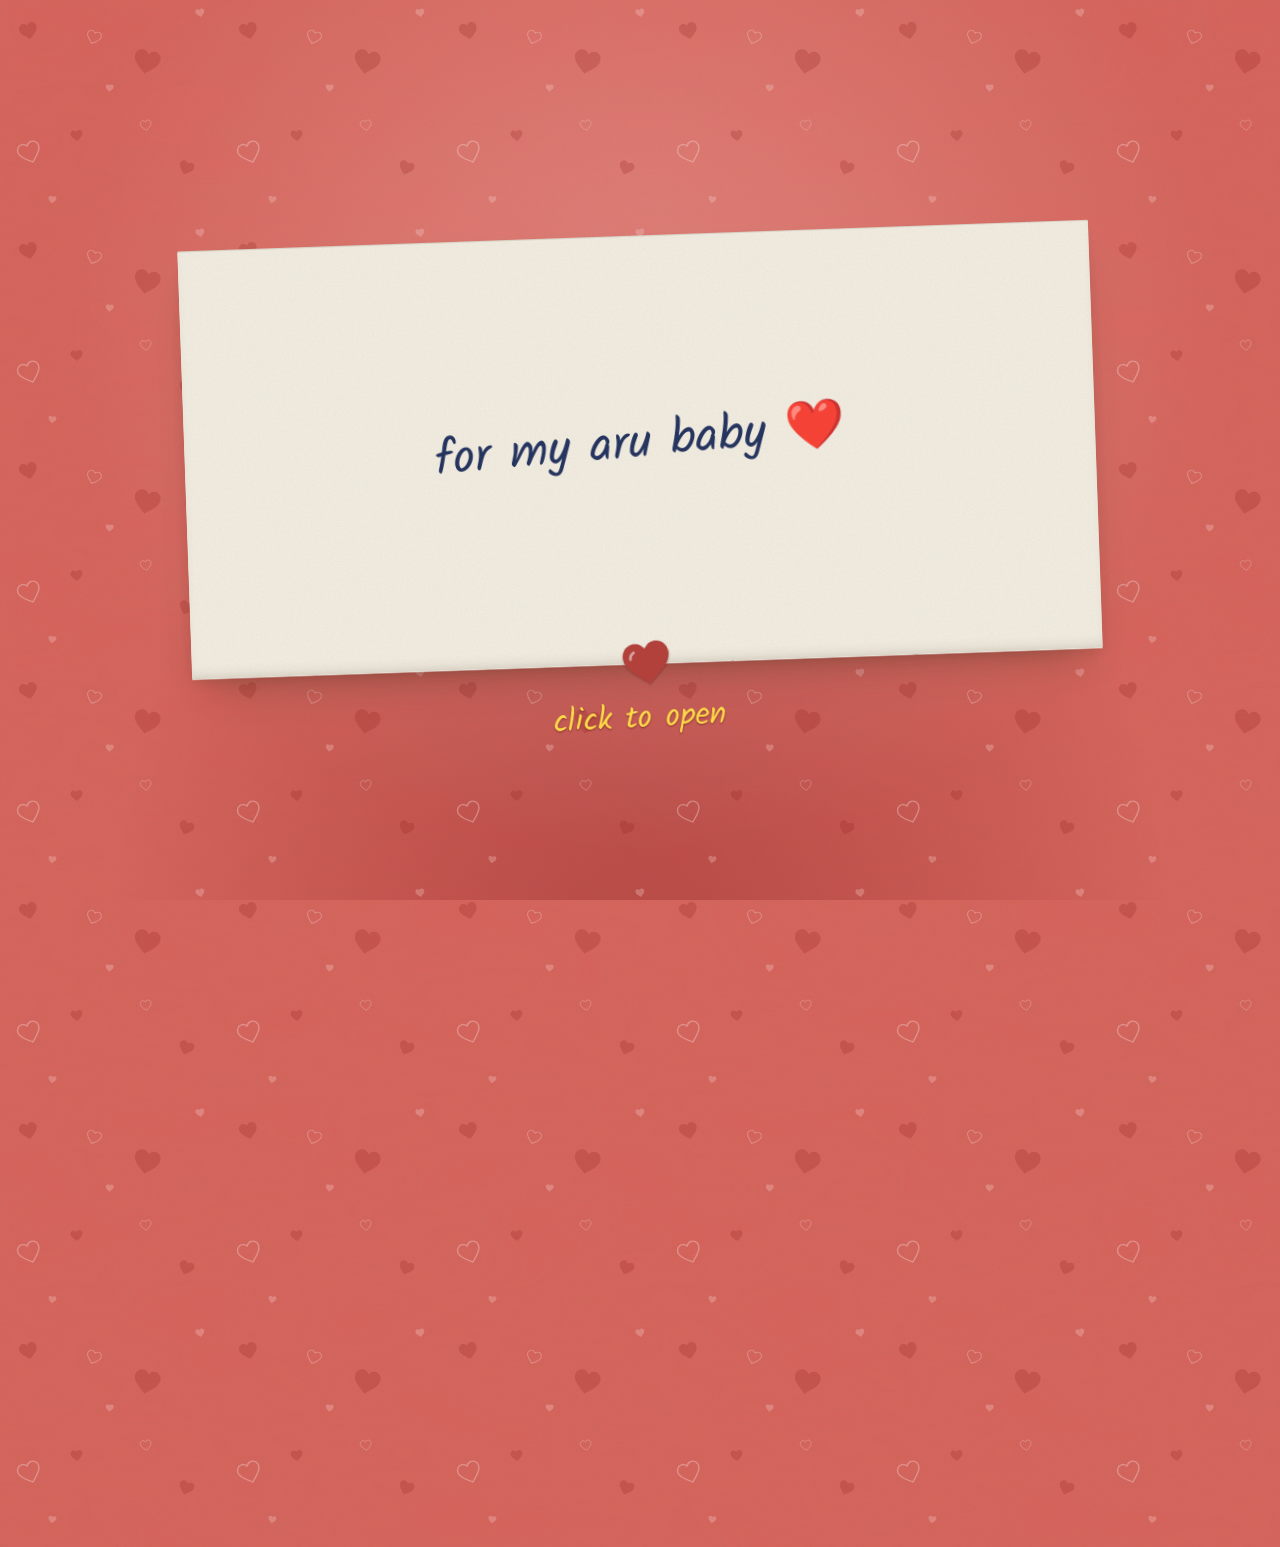
<file: love-letter/index.html>
<!doctype html>
<html lang="en-GB">
<head>
  <meta charset="utf-8" />
  <meta name="viewport" content="width=device-width, initial-scale=1" />
  <title>for you</title>
  <link rel="preconnect" href="https://fonts.googleapis.com" />
  <link rel="preconnect" href="https://fonts.gstatic.com" crossorigin />
  <link href="https://fonts.googleapis.com/css2?family=Kalam:wght@400;700&display=swap" rel="stylesheet" />
  <link rel="stylesheet" href="style.css" />
</head>
<body class="locked">
  <!-- hot / cold weather that washes over the page -->
  <div id="weather" aria-hidden="true">
    <div class="frost"></div>
    <div class="heat"></div>
    <div class="glow"></div>
    <canvas id="particles"></canvas>
  </div>
  <div id="fx" aria-hidden="true"></div>

  <svg width="0" height="0" style="position:absolute" aria-hidden="true">
    <filter id="shimmer" x="-10%" y="-10%" width="120%" height="120%">
      <feTurbulence type="fractalNoise" baseFrequency="0.012 0.06" numOctaves="2" seed="3" result="noise">
        <animate attributeName="baseFrequency" dur="3s" values="0.012 0.06;0.016 0.09;0.012 0.06" repeatCount="indefinite" />
      </feTurbulence>
      <feDisplacementMap id="shimmerMap" in="SourceGraphic" in2="noise" scale="0" xChannelSelector="R" yChannelSelector="G" />
    </filter>
  </svg>

  <p class="note" id="note">click to open</p>

  <audio id="music" src="music.mp3" loop preload="auto"></audio>
  <button class="music-btn" id="musicBtn" hidden aria-label="Mute music" aria-pressed="false">♪</button>

  <main>
    <!-- the letter (starts folded; the script builds the folds) -->
    <section class="letter-spot">
      <div class="letter-wrap" id="letterWrap">
        <article class="sheet photo-sheet hide" id="sheet">
          <img id="letterImg" src="letter.jpg" draggable="false"
               alt="Handwritten letter: Happy anniversary my Aru baby! Hi my beautiful wife, I know you want me to write a letter and nothing materialistic this time, so here it is. Baby, it's already been 5 months since we met and every day since then I have grown to love you even more. You make me so happy baby, and I know the distance is hard, but you're all I want forever jaan. I'm so obsessed with you. You're the cutest, most beautiful, lovely, pyaari biwi ever and I'm so grateful to be with you. I love you my Aru baby! Aapka Udu" />
        </article>
      </div>
      <p class="letter-note" id="letterNote">See written in red for my biwi ❤️❤️</p>
    </section>

    <div id="after" hidden>
      <!-- the photo, on its own -->
      <section class="photo-spot" id="photoSpot">
        <div class="photo" id="photo" tabindex="0" role="button" aria-label="Video of us. Click to turn it over.">
          <div class="photo-inner">
            <div class="photo-front">
              <div class="heart-frame">
                <div class="heart-photo">
                  <video id="photoVideo" src="video.mp4" muted loop playsinline preload="auto"></video>
                  <div class="print-empty">video<br />goes here</div>
                </div>
              </div>
            </div>
            <div class="photo-back">
              <div class="heart-frame back-frame"><p id="photoBack"></p></div>
            </div>
          </div>
        </div>
        <div class="caption-note">
          <svg viewBox="0 0 80 50" aria-hidden="true">
            <path d="M76 40 C60 42 40 36 26 24 C20 19 15 13 11 6" />
            <path d="M4 13 C7 10 9 7 11 5 C14 8 17 10 21 11" />
          </svg>
          <p id="caption"></p>
          <p class="small">(turn it over)</p>
          <button class="sound" id="soundBtn" aria-pressed="false">🔈 tap for sound</button>
        </div>
      </section>

      <!-- two more of us -->
      <section class="pics" id="pics">
        <figure class="pic pic-a">
          <div class="pic-print">
            <img src="us-ghibli.jpg" alt="The two of us drawn in a Studio Ghibli style" loading="lazy" />
            <figcaption>us in ghibli ❤️</figcaption>
          </div>
        </figure>
        <figure class="pic pic-b">
          <div class="pic-print">
            <img src="us-at-70.jpg" alt="The two of us imagined at 70, grey-haired and smiling" loading="lazy" />
            <figcaption>us at 70 ❤️</figcaption>
          </div>
        </figure>
      </section>

      <!-- guess the date -->
      <section class="game" id="game">
        <h2 class="game-title">time to reveal when I'll come jaanuuu ❤️❤️</h2>
        <p class="game-sub">pick a day and I'll tell you if you're hot or cold</p>

        <div class="calendar" id="calendar">
          <div class="cal-pin"></div>
          <p class="cal-month" id="calMonth"></p>
          <div class="cal-grid" id="calGrid"></div>
        </div>

        <div class="thermo" aria-hidden="true">
          <span class="t-end">cold</span>
          <div class="t-bar"><div class="t-marker" id="tMarker"></div></div>
          <span class="t-end">hot</span>
        </div>

        <p class="feedback" id="feedback" aria-live="polite"></p>

        <!-- appears once she guesses the right day -->
        <div class="countdown-wrap" id="countdownWrap" hidden>
          <p class="cd-label">see you in</p>
          <div class="board">
            <div class="unit" data-unit="days"><div class="digits"></div><p class="unit-label">days</p></div>
            <span class="colon">:</span>
            <div class="unit" data-unit="hours"><div class="digits"></div><p class="unit-label">hours</p></div>
            <span class="colon">:</span>
            <div class="unit" data-unit="mins"><div class="digits"></div><p class="unit-label">minutes</p></div>
            <span class="colon">:</span>
            <div class="unit" data-unit="secs"><div class="digits"></div><p class="unit-label">seconds</p></div>
          </div>
        </div>

        <!-- goes to the second page: "now guess when I'm leaving" -->
        <a class="again" id="again" href="leaving.html">back to start ❤️</a>
      </section>
    </div>
  </main>

  <script src="common.js"></script>
  <script src="main.js"></script>
</body>
</html>
</file>
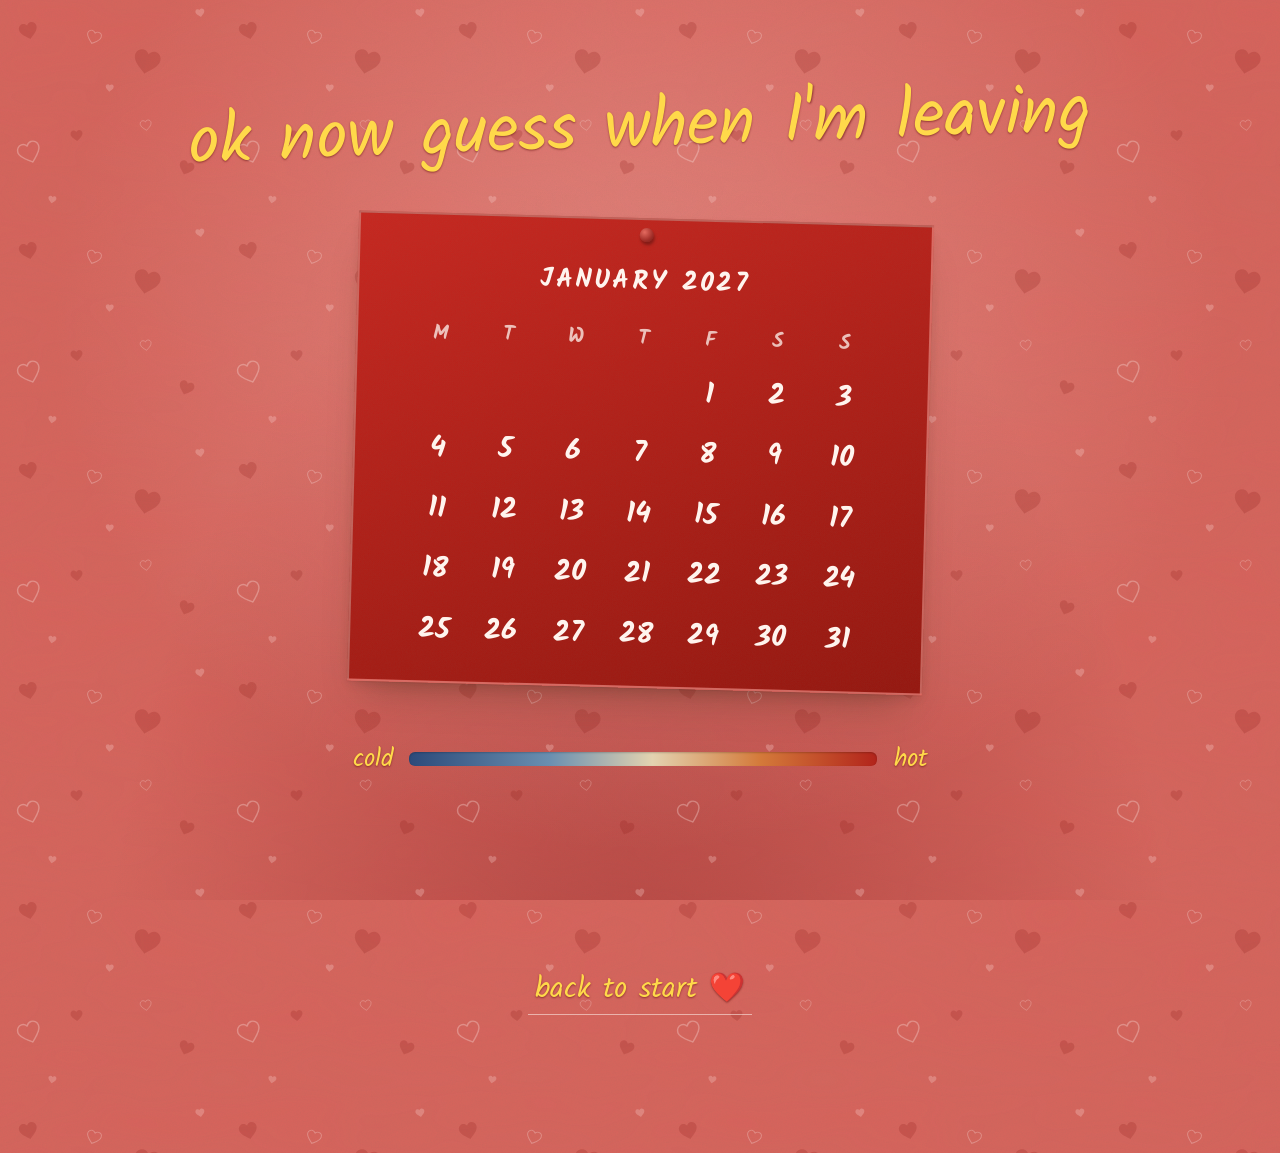
<file: love-letter/leaving.html>
<!doctype html>
<html lang="en-GB">
<head>
  <meta charset="utf-8" />
  <meta name="viewport" content="width=device-width, initial-scale=1" />
  <title>for you</title>
  <link rel="preconnect" href="https://fonts.googleapis.com" />
  <link rel="preconnect" href="https://fonts.gstatic.com" crossorigin />
  <link href="https://fonts.googleapis.com/css2?family=Kalam:wght@400;700&display=swap" rel="stylesheet" />
  <link rel="stylesheet" href="style.css" />
</head>
<body>
  <div id="weather" aria-hidden="true">
    <div class="frost"></div>
    <div class="heat"></div>
    <div class="glow"></div>
    <canvas id="particles"></canvas>
  </div>
  <div id="fx" aria-hidden="true"></div>

  <svg width="0" height="0" style="position:absolute" aria-hidden="true">
    <filter id="shimmer" x="-10%" y="-10%" width="120%" height="120%">
      <feTurbulence type="fractalNoise" baseFrequency="0.012 0.06" numOctaves="2" seed="3" result="noise">
        <animate attributeName="baseFrequency" dur="3s" values="0.012 0.06;0.016 0.09;0.012 0.06" repeatCount="indefinite" />
      </feTurbulence>
      <feDisplacementMap id="shimmerMap" in="SourceGraphic" in2="noise" scale="0" xChannelSelector="R" yChannelSelector="G" />
    </filter>
  </svg>

  <audio id="music" src="music.mp3" loop preload="auto"></audio>
  <button class="music-btn" id="musicBtn" hidden aria-label="Mute music" aria-pressed="false">♪</button>

  <main>
    <section class="game" id="game2">
      <h2 class="game-title">ok now guess when I'm leaving</h2>

      <div class="calendar">
        <div class="cal-pin"></div>
        <p class="cal-month"></p>
        <div class="cal-grid"></div>
      </div>

      <div class="thermo" aria-hidden="true">
        <span class="t-end">cold</span>
        <div class="t-bar"><div class="t-marker"></div></div>
        <span class="t-end">hot</span>
      </div>

      <p class="feedback" aria-live="polite"></p>

      <a class="again" id="again" href="index.html">back to start ❤️</a>
    </section>
  </main>

  <script src="common.js"></script>
  <script src="leaving.js"></script>
</body>
</html>
</file>
<file: love-letter/style.css>
:root {
  --desk: #d9625b;
  --hearts: url("data:image/svg+xml;utf8,<svg xmlns='http://www.w3.org/2000/svg' width='220' height='220'><defs><path id='h' d='M12 21C9 18 2 14 2 8.5C2 5 4.6 2.8 7.4 2.8C9.4 2.8 11 4 12 5.6C13 4 14.6 2.8 16.6 2.8C19.4 2.8 22 5 22 8.5C22 14 15 18 12 21Z'/></defs><g fill='%238e1712' fill-opacity='.22'><use href='%23h' transform='translate(18 20) rotate(-14 12 12) scale(.9)'/><use href='%23h' transform='translate(132 46) rotate(12 12 12) scale(1.3)'/><use href='%23h' transform='translate(70 128) rotate(-6 12 12) scale(.6)'/><use href='%23h' transform='translate(176 160) rotate(20 12 12) scale(.75)'/></g><g fill='none' stroke='%23ffe3e0' stroke-opacity='.35' stroke-width='1.3' stroke-linejoin='round'><use href='%23h' transform='translate(84 30) rotate(18 12 12) scale(.7)'/><use href='%23h' transform='translate(16 140) rotate(-20 12 12) scale(1.1)'/><use href='%23h' transform='translate(140 118) rotate(-8 12 12) scale(.55)'/></g><g fill='%23ffd6d2' fill-opacity='.3'><use href='%23h' transform='translate(104 84) rotate(6 12 12) scale(.4)'/><use href='%23h' transform='translate(196 6) rotate(-12 12 12) scale(.45)'/><use href='%23h' transform='translate(46 196) rotate(10 12 12) scale(.4)'/></g></svg>");
  --paper: #fbf8f0;
  --paper-back: #f4efe4;
  --ink: #26355f;          /* ballpoint blue */
  --pencil: #3a3632;
  --red-pen: #b2403b;
  --on-red: #ffd94a;          /* warm yellow for all text off the calendar */
  --on-red-shadow: 0 1px 2px rgba(90, 10, 10, .55);
  --cal-text: #fff4ee;         /* light text on the red calendar */

  --grain: url("data:image/svg+xml;utf8,<svg xmlns='http://www.w3.org/2000/svg' width='220' height='220'><filter id='n'><feTurbulence type='fractalNoise' baseFrequency='.8' numOctaves='3' stitchTiles='stitch'/><feColorMatrix values='0 0 0 0 .2  0 0 0 0 .15  0 0 0 0 .1  0 0 0 .1 0'/></filter><rect width='100%' height='100%' filter='url(%23n)'/></svg>");
  --fibers: url("data:image/svg+xml;utf8,<svg xmlns='http://www.w3.org/2000/svg' width='600' height='600'><filter id='f'><feTurbulence type='fractalNoise' baseFrequency='.008 .02' numOctaves='2' seed='4'/><feColorMatrix values='0 0 0 0 .35  0 0 0 0 .28  0 0 0 0 .2  0 0 0 .07 0'/></filter><rect width='100%' height='100%' filter='url(%23f)'/></svg>");

  --shadow:
    0 1px 1px rgba(60, 40, 20, .08),
    0 6px 12px -4px rgba(60, 40, 20, .18),
    0 24px 40px -18px rgba(60, 40, 20, .35);

  --hand: "Kalam", cursive;
  --script: "Kalam", cursive;
  --pen: "Kalam", cursive;
  --type: "Kalam", cursive;
}

* { box-sizing: border-box; margin: 0; padding: 0; }

/* One fluid base size: everything sized in rem grows with the screen.
   ~18px on phones, up to ~23px on big laptop/desktop screens. */
html {
  font-size: clamp(18px, 0.9vw + 13px, 23px);
  -webkit-text-size-adjust: 100%;
  text-size-adjust: 100%;
}

body {
  min-height: 100vh;
  min-height: 100dvh;
  background:
    var(--grain),
    var(--hearts),
    radial-gradient(ellipse at 50% 35%, rgba(255, 200, 195, .3), transparent 65%),
    radial-gradient(ellipse at 50% 120%, rgba(120, 10, 15, .35), transparent 60%),
    var(--fibers),
    var(--desk);
  background-attachment: scroll, scroll, fixed, fixed, scroll, scroll;
  color: var(--pencil);
  font-family: var(--pen);
  overflow-x: hidden;
}
body.locked { overflow: hidden; }

#fx {
  position: fixed;
  inset: 0;
  pointer-events: none;
  z-index: 50;
  overflow: hidden;
}

/* ---- "tap to open" ---- */

.note {
  position: fixed;
  left: 50%;
  top: 70%;
  z-index: 20;
  font-family: var(--hand);
  font-size: 1.4rem;
  color: var(--on-red);
  text-shadow: var(--on-red-shadow);
  transform: translateX(-50%) rotate(-3deg);
  transition: opacity .4s ease;
  pointer-events: none;
}
.note.fade { opacity: 0; }

/* ================= THE LETTER ================= */

.letter-spot {
  display: flex;
  flex-direction: column;
  align-items: center;
  padding: 4rem 16px 3rem;
}

.letter-wrap {
  position: relative;
  /* 910px = the photo's real width, so it never goes blurry.
     115vh keeps the folded note (a third of the letter) well inside short/landscape screens. */
  width: min(42rem, 100%, 910px, 115vh);
  perspective: 1800px;
}

.sheet {
  --rule: 34px;
  position: relative;
  padding: calc(var(--rule) * 2) 2.6rem calc(var(--rule) * 2) 4.6rem;
  background:
    linear-gradient(90deg, transparent 3.4rem, rgba(190, 70, 70, .35) 3.4rem, rgba(190, 70, 70, .35) calc(3.4rem + 1px), transparent calc(3.4rem + 1px)),
    repeating-linear-gradient(180deg, transparent 0 calc(var(--rule) - 1px), rgba(70, 110, 170, .22) calc(var(--rule) - 1px) var(--rule)),
    var(--grain),
    var(--paper);
  background-position: 0 0, 0 6px, 0 0, 0 0;
  box-shadow: var(--shadow);
  color: var(--ink);
  line-height: var(--rule);
}
.sheet.creased {
  background:
    linear-gradient(180deg, transparent calc(33.33% - 1px), rgba(80, 60, 30, .10) 33.33%, rgba(255,255,255,.5) calc(33.33% + 1px), transparent calc(33.33% + 2px)),
    linear-gradient(180deg, transparent calc(66.66% - 1px), rgba(80, 60, 30, .10) 66.66%, rgba(255,255,255,.5) calc(66.66% + 1px), transparent calc(66.66% + 2px)),
    linear-gradient(90deg, transparent 3.4rem, rgba(190, 70, 70, .35) 3.4rem, rgba(190, 70, 70, .35) calc(3.4rem + 1px), transparent calc(3.4rem + 1px)),
    repeating-linear-gradient(180deg, transparent 0 calc(var(--rule) - 1px), rgba(70, 110, 170, .22) calc(var(--rule) - 1px) var(--rule)),
    var(--grain),
    var(--paper);
  background-position: 0 0, 0 0, 0 0, 0 6px, 0 0, 0 0;
}
.sheet.hide { visibility: hidden; }

.letter-note {
  margin-top: 1.6rem;
  font-family: var(--pen);
  font-weight: 400;
  font-size: clamp(1.4rem, 5vw, 1.9rem);
  color: var(--on-red);
  text-shadow: var(--on-red-shadow);
  text-align: center;
  transform: rotate(-2deg);
  opacity: 0;
  transition: opacity 1.2s ease;
}
.letter-note.in { opacity: 1; }

/* the handwritten letter photo */
.sheet.photo-sheet,
.sheet.photo-sheet.creased {
  padding: 0;
  background: #fbfaf7;
  line-height: normal;
}
.photo-sheet img {
  display: block;
  width: 100%;
  height: auto;
  user-select: none;
  -webkit-user-drag: none;
}
.photo-sheet.creased::after {
  content: "";
  position: absolute;
  inset: 0;
  pointer-events: none;
  mix-blend-mode: multiply;
  background:
    linear-gradient(180deg, transparent calc(33.33% - 2px), rgba(80, 60, 30, .14) 33.33%, rgba(255,255,255,.6) calc(33.33% + 1px), transparent calc(33.33% + 3px)),
    linear-gradient(180deg, transparent calc(66.66% - 2px), rgba(80, 60, 30, .14) 66.66%, rgba(255,255,255,.6) calc(66.66% + 1px), transparent calc(66.66% + 3px));
}

.date { font-family: var(--pen); font-weight: 400; font-size: 1.05rem; }
.dear { font-family: var(--script); font-size: 1.1rem; margin-bottom: var(--rule); }
.body { font-family: var(--pen); font-weight: 400; font-size: 1.2rem; }
.body p { margin-bottom: var(--rule); }
.closing { font-family: var(--pen); font-weight: 400; font-size: 1.2rem; margin-top: var(--rule); }
.sign {
  font-family: var(--script);
  font-size: 1.35rem;
  padding-left: 2rem;
  transform: rotate(-3deg);
  transform-origin: left;
}

.doodle {
  position: absolute;
  right: 2.2rem;
  bottom: 2.6rem;
  width: 64px;
  fill: none;
  stroke: var(--red-pen);
  stroke-width: 3;
  stroke-linecap: round;
  stroke-linejoin: round;
  stroke-dasharray: 360;
  stroke-dashoffset: 360;
  transform: rotate(10deg);
}
.doodle.drawn { transition: stroke-dashoffset 1.6s ease-in-out; stroke-dashoffset: 0; }

/* ---- the folded letter ---- */

.fold {
  --off: 0px;
  --rot: 0deg;
  --lift: 0px;
  position: absolute;
  left: 0;
  top: 0;
  width: 100%;
  z-index: 4;
  transform-style: preserve-3d;
  transform: translateY(calc(var(--off) - var(--lift))) rotate(var(--rot));
  outline: none;
}
.fold.closed {
  --rot: -2deg;
  cursor: pointer;
  transition: transform .3s ease;
  animation: settle 1s cubic-bezier(.2, .8, .3, 1) both;
}
.fold.closed:hover { --lift: 6px; --rot: -1deg; }
.fold.closed:focus-visible .p-top .pb { outline: 2px dashed var(--ink); outline-offset: 6px; }
.fold.opening { transition: transform 1.6s cubic-bezier(.45, .05, .25, 1); }
@keyframes settle {
  from { translate: 0 -60px; rotate: -6deg; }
  to { translate: 0 0; rotate: 0deg; }
}

.panel {
  position: absolute;
  left: 0;
  width: 100%;
  transform-style: preserve-3d;
  transition: transform 1s cubic-bezier(.45, .05, .25, 1);
}
.panel.p-top { transform-origin: 50% 100%; transform: translateZ(2px) rotateX(-180deg); }
.panel.p-bot { transform-origin: 50% 0%; transform: translateZ(1px) rotateX(180deg); }
.panel.open { transform: translateZ(0) rotateX(0); }

.pf, .pb {
  position: absolute;
  inset: 0;
  overflow: hidden;
  backface-visibility: hidden;
  -webkit-backface-visibility: hidden;
}
.pf .sheet { position: absolute; left: 0; width: 100%; box-shadow: none; visibility: visible; }
.pf::after {
  content: "";
  position: absolute;
  inset: 0;
  pointer-events: none;
  transition: opacity 1s ease;
}
.p-top .pf::after { background: linear-gradient(0deg, rgba(60, 40, 20, .3), transparent 70%); }
.p-bot .pf::after { background: linear-gradient(180deg, rgba(60, 40, 20, .3), transparent 70%); }
.panel.open .pf::after { opacity: 0; }
.pb {
  transform: rotateX(180deg);
  background: var(--grain), var(--paper-back);
}
.p-top .pb {
  display: flex;
  align-items: center;
  justify-content: center;
  box-shadow: inset 0 -10px 16px -12px rgba(60, 40, 20, .3);
}
.p-bot .pb { box-shadow: inset 0 12px 18px -12px rgba(60, 40, 20, .25); }

.fold-label {
  font-family: var(--pen);
  font-weight: 400;
  font-size: clamp(1.4rem, 5.5vw, 2.1rem);
  color: var(--ink);
  transform: rotate(-3deg) translateY(-8%);
}

.fold-shadow {
  position: absolute;
  left: 0;
  width: 100%;
  box-shadow: var(--shadow);
  transition: top 1s cubic-bezier(.45, .05, .25, 1), height 1s cubic-bezier(.45, .05, .25, 1);
}

.sticker {
  position: absolute;
  left: 50%;
  width: 2.4rem;
  height: 2.4rem;
  margin: -1.2rem 0 0 -1.2rem;
  transform: translateZ(4px) rotate(-8deg);
  filter: drop-shadow(0 1px 1px rgba(60, 20, 20, .35));
  pointer-events: none;
}
.sticker svg { width: 100%; height: 100%; display: block; }

/* ================= THE PHOTO ================= */

.photo-spot {
  min-height: 90vh;
  display: flex;
  align-items: center;
  justify-content: center;
  flex-wrap: wrap;
  align-content: center;
  gap: .4rem .6rem;
  padding: 4rem 16px;
}

.photo {
  position: relative;
  width: min(28rem, 88vw);
  perspective: 1000px;
  cursor: pointer;
  outline: none;
  transform: rotate(2.5deg);
  opacity: 0;
}
.photo.in { opacity: 1; animation: arrive 1.1s cubic-bezier(.2, .8, .3, 1) both; }
@keyframes arrive {
  from { translate: -30px -120px; rotate: -16deg; scale: 1.08; opacity: 0; }
  60% { opacity: 1; }
  to { translate: 0 0; rotate: 0deg; scale: 1; opacity: 1; }
}
.photo:focus-visible { outline: 2px dashed var(--ink); outline-offset: 8px; }
.photo:hover .photo-inner:not(.flipped) { transform: rotateZ(-2deg) translateY(-3px); }

.photo-inner {
  position: relative;
  transform-style: preserve-3d;
  transition: transform .8s cubic-bezier(.3, .7, .3, 1);
}
.photo-inner.flipped { transform: rotateY(180deg); }

.photo-front, .photo-back {
  backface-visibility: hidden;
  -webkit-backface-visibility: hidden;
  filter: drop-shadow(0 2px 2px rgba(60, 40, 20, .15)) drop-shadow(0 14px 16px rgba(60, 40, 20, .28));
}

/* heart-shaped photo: a cream heart "border" with the picture cut into a heart inside */
.heart-frame {
  --heart: url("data:image/svg+xml;utf8,<svg xmlns='http://www.w3.org/2000/svg' viewBox='2 2.8 20 18.2' preserveAspectRatio='none'><path d='M12 21C9 18 2 14 2 8.5C2 5 4.6 2.8 7.4 2.8C9.4 2.8 11 4 12 5.6C13 4 14.6 2.8 16.6 2.8C19.4 2.8 22 5 22 8.5C22 14 15 18 12 21Z'/></svg>");
  position: relative;
  aspect-ratio: 20 / 18.2;
  padding: 4.5%;
  background: var(--grain), linear-gradient(160deg, #d8372f, #a3201b);
  -webkit-mask: var(--heart) center / 100% 100% no-repeat;
  mask: var(--heart) center / 100% 100% no-repeat;
}
.heart-photo {
  position: relative;
  width: 100%;
  height: 100%;
  -webkit-mask: var(--heart) center / 100% 100% no-repeat;
  mask: var(--heart) center / 100% 100% no-repeat;
  background: #e9cfc6;
}
.heart-photo video,
.heart-photo img {
  display: block;
  width: 100%;
  height: 100%;
  object-fit: cover;
  object-position: 50% 35%;
  filter: contrast(.97) saturate(.95);
  user-select: none;
  -webkit-user-drag: none;
}
.heart-photo.missing img,
.heart-photo.missing video { display: none; }

.music-btn {
  position: fixed;
  right: 16px;
  bottom: 16px;
  z-index: 60;
  width: max(48px, 2.6rem);
  height: max(48px, 2.6rem);
  border-radius: 50%;
  border: 1.5px solid rgba(255, 217, 74, .6);
  background: rgba(120, 15, 15, .85);
  color: var(--on-red);
  font-size: 1.3rem;
  right: max(16px, env(safe-area-inset-right));
  bottom: max(16px, env(safe-area-inset-bottom));
  cursor: pointer;
  box-shadow: 0 4px 10px -4px rgba(60, 40, 20, .35);
  animation: sway 2.4s ease-in-out infinite;
}
.music-btn.off { animation: none; opacity: .55; text-decoration: line-through; }
.music-btn:focus-visible { outline: 2px dashed var(--ink); outline-offset: 3px; }
@keyframes sway {
  0%, 100% { rotate: -6deg; }
  50% { rotate: 6deg; }
}

.sound {
  margin-top: .8rem;
  background: none;
  border: none;
  border-bottom: 1.5px solid rgba(255, 244, 238, .55);
  font-family: var(--hand);
  font-size: 1.1rem;
  color: var(--on-red);
  text-shadow: var(--on-red-shadow);
  cursor: pointer;
  padding: .5rem .2rem .1rem;
  min-height: 44px;
}
.sound:hover { border-bottom-color: var(--on-red); }
.sound:focus-visible { outline: 2px dashed var(--ink); outline-offset: 4px; }
.heart-photo.missing .print-empty { display: grid; height: 100%; aspect-ratio: auto; border: none; padding-bottom: 12%; }
.print { background: #fdfcf8; padding: 12px 12px 14px; }
.print img {
  display: block;
  width: 100%;
  aspect-ratio: 4 / 5;
  object-fit: cover;
  filter: contrast(.96) saturate(.92) sepia(.06);
  user-select: none;
  -webkit-user-drag: none;
}
.print-empty {
  display: none;
  aspect-ratio: 4 / 5;
  place-items: center;
  text-align: center;
  border: 1.5px dashed rgba(58, 54, 50, .35);
  font-family: var(--hand);
  font-size: 1.1rem;
  line-height: 1;
  color: rgba(58, 54, 50, .6);
}
.print.missing img { display: none; }
.print.missing .print-empty { display: grid; }

.photo-back {
  position: absolute;
  inset: 0;
  transform: rotateY(180deg);
}
.back-frame {
  background: var(--grain), radial-gradient(circle at 40% 35%, #d8372f, #a3201b 85%);
  display: flex;
  align-items: center;
  justify-content: center;
  padding: 10% 22% 26%;
}
.photo-back p {
  font-family: var(--hand);
  font-size: 1.5rem;
  line-height: 1.05;
  color: var(--on-red);
  text-shadow: var(--on-red-shadow);
  transform: rotate(-5deg);
  text-align: center;
}

.caption-note {
  position: relative;
  width: 12rem;
  color: var(--on-red);
  text-shadow: var(--on-red-shadow);
  font-family: var(--hand);
  transform: rotate(3deg);
  padding-top: 2.5rem;
  opacity: 0;
  transition: opacity 1s ease .8s;
}
.photo.in + .caption-note { opacity: 1; }
.caption-note svg {
  position: absolute;
  top: -.2rem;
  left: -.6rem;
  width: 64px;
  fill: none;
  stroke: var(--on-red);
  stroke-width: 2;
  stroke-linecap: round;
}
.caption-note p { font-size: 1.5rem; line-height: 1.2; }
.caption-note .small { font-size: 1rem; opacity: .7; margin-top: .5rem; }

/* ================= TWO MORE PICTURES ================= */

.pics {
  display: flex;
  flex-wrap: wrap;
  justify-content: center;
  align-items: flex-start;
  gap: 2.5rem 2rem;
  padding: 3rem 16px 4rem;
}
.pic {
  width: min(19rem, 86vw);
  opacity: 0;
  transform: translateY(40px) rotate(0deg);
  transition: opacity .9s ease, transform 1s cubic-bezier(.2, .8, .3, 1.15);
}
.pic-a.in { opacity: 1; transform: rotate(-3deg); }
.pic-b.in { opacity: 1; transform: rotate(2.5deg) translateY(1.5rem); transition-delay: .2s; }
.pic-print {
  position: relative;
  background: var(--grain), #fdfaf4;
  padding: .7rem .7rem 0;
  box-shadow: var(--shadow);
  transition: transform .35s ease;
}
.pic:hover .pic-print { transform: translateY(-6px) rotate(-1deg); }
.pic-print::before {           /* a strip of tape holding it down */
  content: "";
  position: absolute;
  top: -.8rem;
  left: 50%;
  width: 5.5rem;
  height: 1.6rem;
  margin-left: -2.75rem;
  background: rgba(214, 70, 70, .45);
  transform: rotate(-4deg);
  box-shadow: 0 1px 3px rgba(0, 0, 0, .12);
}
.pic img {
  display: block;
  width: 100%;
  aspect-ratio: 4 / 5;
  object-fit: cover;
  object-position: 50% 30%;
}
.pic figcaption {
  font-family: var(--pen);
  font-size: 1.45rem;
  color: var(--ink);
  text-align: center;
  padding: .55rem 0 .7rem;
  line-height: 1.2;
}

@media (max-width: 700px) {
  .pic-b.in { transform: rotate(2.5deg); }
}

/* ================= HOT / COLD WEATHER ================= */

#weather {
  --cold: 0;
  --hot: 0;
  --love: 0;
  position: fixed;
  inset: 0;
  z-index: 30;
  pointer-events: none;
}
#weather > div {
  position: absolute;
  inset: 0;
  transition: opacity .35s ease-out;
}
.frost {
  opacity: var(--cold);
  background:
    radial-gradient(ellipse at center, transparent 30%, rgba(190, 215, 240, .7) 70%, rgba(235, 244, 252, .97) 100%),
    url("data:image/svg+xml;utf8,<svg xmlns='http://www.w3.org/2000/svg' width='300' height='300'><filter id='i'><feTurbulence type='fractalNoise' baseFrequency='.035' numOctaves='4' seed='9'/><feColorMatrix values='0 0 0 0 .88  0 0 0 0 .94  0 0 0 0 1  0 0 0 1.7 -.5'/></filter><rect width='100%' height='100%' filter='url(%23i)'/></svg>");
  -webkit-mask: radial-gradient(ellipse at center, rgba(0,0,0,.15) 25%, #000 75%);
  mask: radial-gradient(ellipse at center, rgba(0,0,0,.15) 25%, #000 75%);
  background-color: rgba(110, 155, 210, .3);
}
.heat {
  opacity: var(--hot);
  background:
    radial-gradient(ellipse at 50% 115%, rgba(245, 120, 30, .75), transparent 65%),
    radial-gradient(ellipse at center, rgba(240, 150, 80, .18) 20%, rgba(210, 70, 25, .55) 75%, rgba(150, 30, 15, .8) 100%);
  mix-blend-mode: multiply;
}
.glow {
  opacity: var(--love);
  background: radial-gradient(ellipse at center, rgba(255, 210, 210, .0) 30%, rgba(230, 140, 150, .35) 100%);
}
#particles { position: absolute; inset: 0; width: 100%; height: 100%; }

body.chilly .calendar,
body.chilly .game-title { animation: shiver .12s linear infinite; }
@keyframes shiver {
  0%, 100% { translate: 0 0; }
  25% { translate: -1.5px .8px; }
  75% { translate: 1.5px -.8px; }
}
.jolt-cold { animation: jolt .45s ease-out; }
.jolt-hot { animation: jolt .45s ease-out; }
@keyframes jolt {
  0%, 100% { translate: 0 0; }
  20% { translate: -8px 3px; }
  40% { translate: 7px -3px; }
  60% { translate: -4px 2px; }
  80% { translate: 2px -1px; }
}
.flash {
  position: fixed;
  inset: 0;
  z-index: 31;
  pointer-events: none;
}
body.toasty .game-title,
body.toasty .calendar { filter: url(#shimmer); }

/* ================= GUESS THE DATE ================= */

.game {
  min-height: 100vh;
  min-height: 100dvh;
  display: flex;
  flex-direction: column;
  align-items: center;
  justify-content: center;
  padding: 4rem 16px 6rem;
  text-align: center;
}

.game-title {
  font-family: var(--hand);
  font-weight: 400;
  font-size: clamp(1.9rem, 7.5vw, 3rem);
  line-height: 1.1;
  color: var(--on-red);
  text-shadow: var(--on-red-shadow);
  transform: rotate(-2deg);
}
.game-sub {
  margin-top: .6rem;
  font-family: var(--pen);
  font-weight: 400;
  font-size: 1.05rem;
  color: var(--on-red);
  text-shadow: var(--on-red-shadow);
}

.calendar {
  position: relative;
  margin-top: 2.2rem;
  width: min(25rem, 94vw);
  padding: 1.8rem 4% 1rem;
  background: var(--grain), linear-gradient(160deg, #c8261f, #96160f);
  border: 2px solid rgba(255, 230, 220, .35);
  box-shadow: var(--shadow);
  transform: rotate(1.5deg);
}
.cal-pin {
  position: absolute;
  top: 8px;
  left: 50%;
  width: 14px;
  height: 14px;
  margin-left: -7px;
  border-radius: 50%;
  background: radial-gradient(circle at 35% 30%, #e46a5f, #a4302a 60%, #6e1c18);
  box-shadow: 1px 3px 3px rgba(0,0,0,.3);
}
.cal-month {
  margin-bottom: .8rem;
  font-family: var(--pen);
  font-weight: 700;
  letter-spacing: .12em;
  text-transform: uppercase;
  font-size: 1.15rem;
  color: var(--cal-text);
}
.calendar.yay { animation: yay .9s cubic-bezier(.3, 1.6, .5, 1); }
@keyframes yay {
  0% { scale: 1; rotate: 0deg; }
  30% { scale: 1.08; rotate: -3deg; }
  60% { scale: .98; rotate: 2deg; }
  100% { scale: 1; rotate: 0deg; }
}
.confetti { position: fixed; top: 0; left: 0; will-change: transform; }
.big-heart {
  position: fixed;
  left: 50%;
  top: 50%;
  width: min(70vw, 420px);
  will-change: transform, opacity;
  filter: drop-shadow(0 10px 30px rgba(120, 0, 10, .45));
}
.big-heart svg { display: block; width: 100%; }

.cal-grid {
  display: grid;
  grid-template-columns: repeat(7, 1fr);
  row-gap: 3px;
  font-family: var(--pen);
  font-weight: 700;
  font-size: 1.25rem;
  color: var(--cal-text);
}
.cal-grid .dow { font-size: .9rem; font-weight: 700; opacity: .75; padding-bottom: 6px; }

.day {
  position: relative;
  height: max(44px, 2.5rem);   /* big enough to tap with a thumb */
  touch-action: manipulation;
  border: none;
  background: none;
  font: inherit;
  color: inherit;
  cursor: pointer;
  border-radius: 6px;
  transition: background .15s;
}
.day:hover:not(:disabled) { background: rgba(255, 255, 255, .14); }
.day:focus-visible { outline: 2px dashed var(--cal-text); outline-offset: -2px; }
.day:disabled { cursor: default; }
.day.past { opacity: .35; }
.day.guessed { color: var(--cal-text); opacity: .55; font-weight: 700; }
.day svg {
  position: absolute;
  inset: 0;
  width: 100%;
  height: 100%;
  fill: none;
  stroke-linecap: round;
  pointer-events: none;
  overflow: visible;
}
.day .x { stroke: var(--cal-text); stroke-width: 2; opacity: .9; stroke-dasharray: 70; stroke-dashoffset: 70; animation: draw .35s ease-out forwards; }
.day .ring { stroke: var(--cal-text); stroke-width: 2.6; stroke-dasharray: 140; stroke-dashoffset: 140; animation: draw 1s ease-in-out forwards; }
@keyframes draw { to { stroke-dashoffset: 0; } }
/* fake-out: a quick, messy pen scribble over the circled day */
.day .scribble {
  stroke: var(--cal-text);
  stroke-width: 2.6;
  stroke-linejoin: round;
  stroke-dasharray: 220;
  stroke-dashoffset: 220;
  animation: draw .45s cubic-bezier(.6, 0, .9, .7) forwards;
}
.day .us.scrawl {
  right: auto;
  left: 60%;
  top: -1.5rem;
  transform: rotate(-8deg);
  animation: fadeIn .15s ease both;
}
.day .us {
  position: absolute;
  right: -10px;
  top: -1.4rem;
  font-family: var(--hand);
  font-size: 1rem;
  color: var(--cal-text);
  white-space: nowrap;
  transform: rotate(-12deg);
  animation: fadeIn .5s ease .9s both;
}
@keyframes fadeIn { from { opacity: 0; } }

.calendar.shake { animation: shake .4s ease; }
@keyframes shake {
  0%, 100% { translate: 0 0; }
  25% { translate: -6px 0; }
  50% { translate: 5px 0; }
  75% { translate: -3px 0; }
}

/* thermometer */
.thermo {
  display: flex;
  align-items: center;
  gap: .7rem;
  margin-top: 2.2rem;
  width: min(25rem, 94vw);
  font-family: var(--hand);
  font-size: 1.1rem;
}
.t-end { color: var(--on-red); text-shadow: var(--on-red-shadow); }
.t-bar {
  position: relative;
  flex: 1;
  height: .6rem;
  border-radius: 6px;
  background: linear-gradient(90deg, #2b4a7a, #6a8fb0 30%, #e3d3b0 52%, #d47a3a 75%, #b2241b);
  box-shadow: inset 0 1px 2px rgba(0,0,0,.2);
}
.t-marker {
  position: absolute;
  top: -12px;
  left: 0%;
  width: 0;
  height: 0;
  opacity: 0;
  transition: left .7s cubic-bezier(.3, 1.4, .5, 1), opacity .3s;
}
.t-marker::before {
  content: "";
  position: absolute;
  left: -7px;
  top: 0;
  border: 7px solid transparent;
  border-top: 10px solid var(--on-red);
  border-bottom: 0;
}
.t-marker.show { opacity: 1; }

.feedback {
  min-height: 3.4rem;
  margin-top: 1.2rem;
  padding: .2rem .9rem;
  border-radius: 12px;
  background: rgba(110, 12, 12, .82);
  box-shadow: 0 6px 14px -8px rgba(60, 5, 5, .6);
  font-family: var(--hand);
  font-size: clamp(1.6rem, 6vw, 2.3rem);
  line-height: 1.15;
  color: var(--on-red);
}
.feedback:empty { visibility: hidden; }
.feedback.big {
  font-size: clamp(2.2rem, 10vw, 3.6rem);
  font-weight: 700;
  padding: .3rem 1.1rem;
  letter-spacing: .02em;
}
.feedback.pop { animation: pop .45s cubic-bezier(.3, 1.6, .5, 1); }
@keyframes pop {
  from { transform: scale(.6) rotate(-6deg); opacity: 0; }
  to { transform: none; opacity: 1; }
}
.tries {
  font-family: var(--pen);
  font-weight: 400;
  font-size: 1rem;
  color: var(--pencil);
  opacity: .75;
  min-height: 1.5rem;
}

/* ---- countdown after the right guess ---- */

.countdown-wrap {
  margin-top: .4rem;
  display: flex;
  flex-direction: column;
  align-items: center;
  opacity: 0;
  transform: translateY(16px) scale(.96);
  transition: opacity .9s ease, transform .9s cubic-bezier(.2, .8, .3, 1);
}
.countdown-wrap.in { opacity: 1; transform: none; }
.cd-label {
  font-family: var(--pen);
  font-size: clamp(1.4rem, 4.5vw, 1.8rem);
  color: var(--on-red);
  text-shadow: var(--on-red-shadow);
  margin-bottom: .7rem;
}

.board {
  --dw: clamp(28px, 7.6vw, 3rem);
  --dh: calc(var(--dw) * 1.45);
  display: flex;
  align-items: flex-start;
  justify-content: center;
  gap: clamp(4px, 1.2vw, 12px);
}
.unit { display: flex; flex-direction: column; align-items: center; }
.digits { display: flex; gap: 3px; }
.unit-label {
  margin-top: .45rem;
  font-family: var(--pen);
  font-size: clamp(.85rem, 3.6vw, 1.05rem);
  color: var(--on-red);
  text-shadow: var(--on-red-shadow);
}
.colon {
  font-family: var(--type);
  font-weight: 700;
  font-size: calc(var(--dw) * .9);
  line-height: var(--dh);
  color: var(--on-red);
}

.digit {
  position: relative;
  width: var(--dw);
  height: var(--dh);
  perspective: 400px;
  font-family: var(--type);
  font-weight: 700;
  font-size: calc(var(--dw) * 1.1);
  color: var(--on-red);
  border-radius: 5px;
  box-shadow: 0 2px 0 #4a0d0a, 0 8px 14px -6px rgba(60, 10, 10, .5);
}
.half {
  position: absolute;
  left: 0;
  right: 0;
  height: 50%;
  overflow: hidden;
}
.half span {
  position: absolute;
  left: 0;
  right: 0;
  height: var(--dh);
  line-height: var(--dh);
  text-align: center;
}
.half.top { top: 0; border-radius: 5px 5px 0 0; background: linear-gradient(180deg, #b52a24, #9a1f1a); }
.half.top span { top: 0; }
.half.bottom { bottom: 0; border-radius: 0 0 5px 5px; background: linear-gradient(180deg, #861a16, #9a1f1a); }
.half.bottom span { bottom: 0; }
.digit::after {
  content: "";
  position: absolute;
  left: 0;
  right: 0;
  top: calc(50% - 1px);
  height: 2px;
  background: #5c1512;
  z-index: 5;
}
.half.flip-top {
  z-index: 3;
  transform-origin: 50% 100%;
  animation: flipTop .28s ease-in forwards;
}
.half.flip-bottom {
  z-index: 3;
  transform-origin: 50% 0%;
  transform: rotateX(90deg);
  animation: flipBottom .28s ease-out .28s forwards;
}
@keyframes flipTop { to { transform: rotateX(-90deg); filter: brightness(.6); } }
@keyframes flipBottom { from { transform: rotateX(90deg); filter: brightness(1.4); } to { transform: rotateX(0); filter: none; } }

.again {
  margin-top: 3rem;
  background: none;
  border: none;
  border-bottom: 1.5px solid rgba(255, 244, 238, .55);
  font-family: var(--hand);
  font-size: 1.25rem;
  color: var(--on-red);
  text-shadow: var(--on-red-shadow);
  cursor: pointer;
  padding: .5rem .3rem .1rem;
  min-height: 44px;
}
.again:hover { border-bottom-color: var(--on-red); }
a.again { display: inline-block; text-decoration: none; }

/* ---- falling paper hearts ---- */

.paper-heart {
  position: fixed;
  top: -40px;
  will-change: transform;
}
.paper-heart svg { display: block; width: 100%; filter: drop-shadow(0 2px 1px rgba(60, 40, 20, .25)); }

/* ================= SMALL SCREENS ================= */

@media (max-width: 700px) {
  .caption-note { padding-top: 1.2rem; text-align: center; width: auto; }
  .caption-note svg { display: none; }
  .photo-spot { min-height: auto; padding: 3rem 16px 2rem; }
}

/* phones: use almost the whole width so the letter is as big as possible */
@media (max-width: 520px) {
  .letter-spot { padding: 2.5rem 6px 2rem; }
  .letter-note { padding: 0 10px; }
  .game { padding: 3rem 10px 5rem; }
  .board { gap: 3px; }
  .digits { gap: 2px; }
  .colon { margin: 0 -1px; }
}

/* short landscape phones */
@media (max-height: 480px) and (orientation: landscape) {
  .game { min-height: auto; }
}

@media (max-width: 560px) {
  .sheet { padding-left: 3.4rem; padding-right: 1.4rem; }
  .sheet, .sheet.creased { background-position-x: -1.2rem; }
  .body, .closing { font-size: 1.08rem; }
  .doodle { width: 48px; right: 1rem; }
}

@media (prefers-reduced-motion: reduce) {
  *, *::before, *::after { animation-duration: .01ms !important; transition-duration: .01ms !important; }
}
</file>
